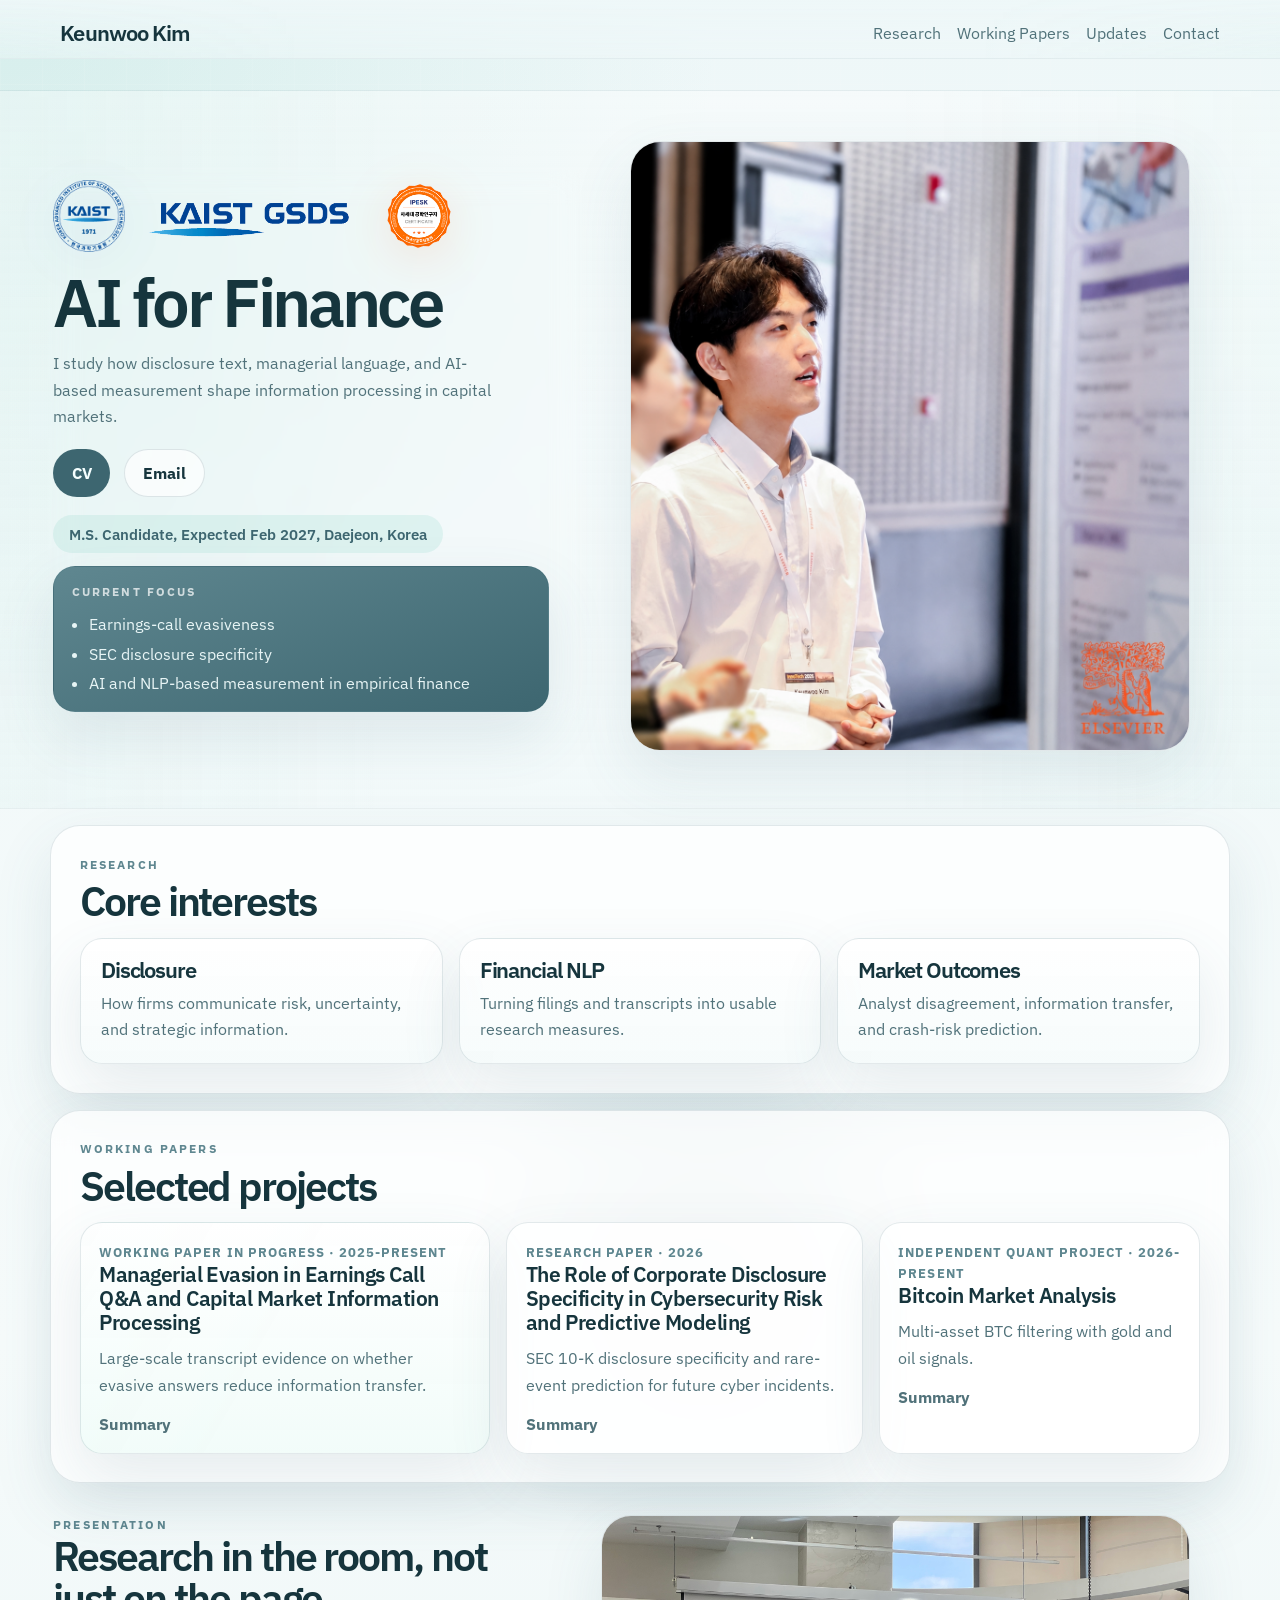
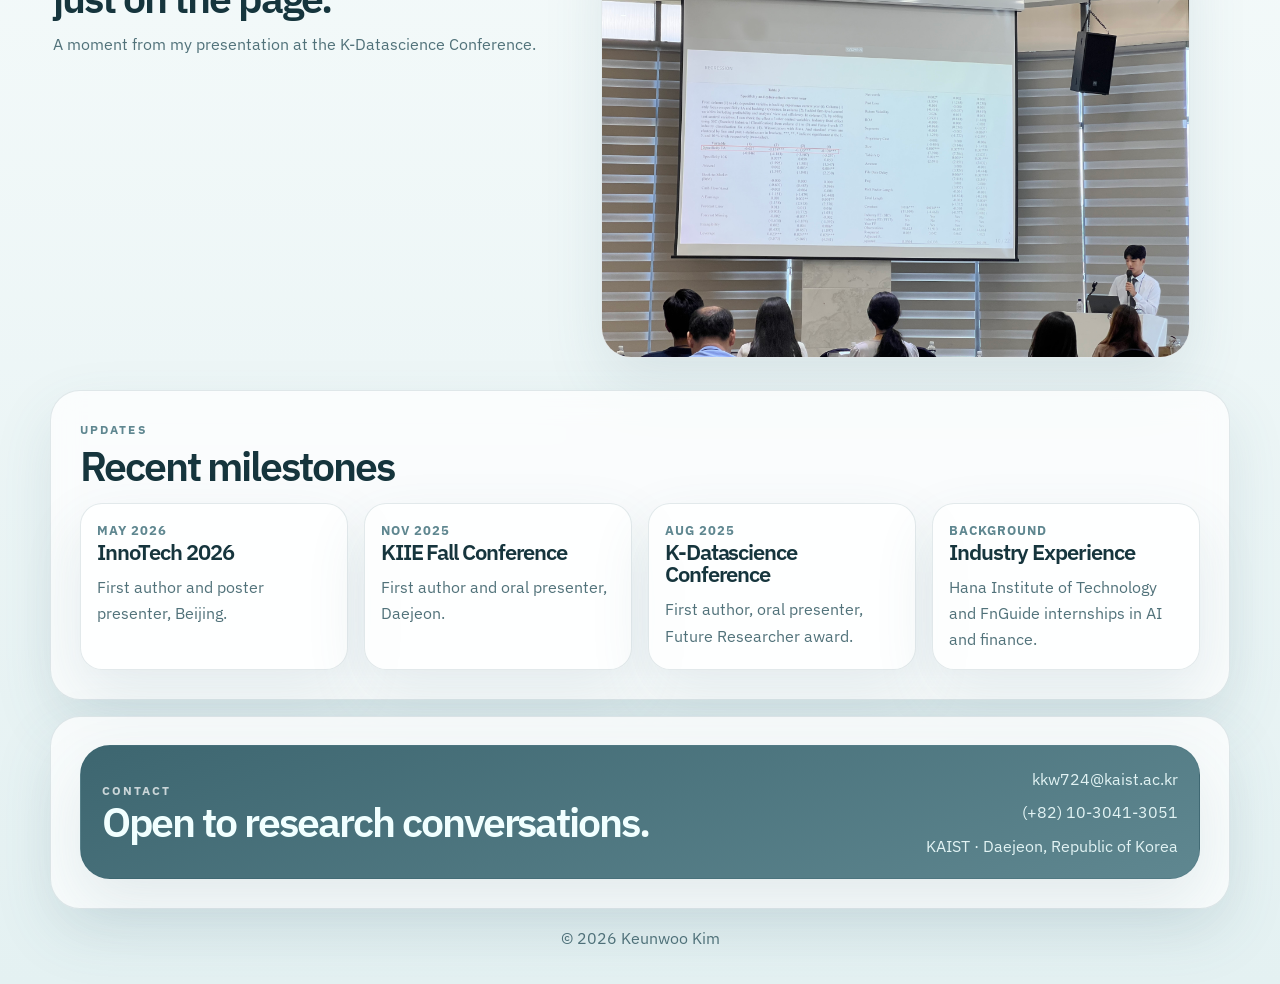
<file: index.html>
<!DOCTYPE html>
<html lang="en">
  <head>
    <meta charset="UTF-8" />
    <meta name="viewport" content="width=device-width, initial-scale=1.0" />
    <title>Keunwoo Kim | Academic Homepage</title>
    <meta
      name="description"
      content="Academic homepage for Keunwoo Kim, featuring research interests, working papers, presentations, and CV."
    />
    <link rel="preconnect" href="https://fonts.googleapis.com" />
    <link rel="preconnect" href="https://fonts.gstatic.com" crossorigin />
    <link
      href="https://fonts.googleapis.com/css2?family=IBM+Plex+Sans:wght@400;500;600;700&display=swap"
      rel="stylesheet"
    />
    <script async src="https://www.googletagmanager.com/gtag/js?id=G-QJJ8ME7FNX"></script>
    <script>
      window.dataLayer = window.dataLayer || [];
      function gtag() {
        dataLayer.push(arguments);
      }
      gtag("js", new Date());
      gtag("config", "G-QJJ8ME7FNX");
    </script>
    <link rel="stylesheet" href="styles.css" />
  </head>
  <body>
    <div class="site-bg"></div>
    <div class="page-shell">
      <header class="site-header">
        <a class="brand" href="#top">Keunwoo Kim</a>
        <nav class="site-nav" aria-label="Primary">
          <a href="#research">Research</a>
          <a href="#papers">Working Papers</a>
          <a href="#updates">Updates</a>
          <a href="#contact">Contact</a>
        </nav>
      </header>
    </div>

    <main id="top">
      <section class="hero-band">
        <div class="page-shell">
          <section class="hero">
            <div class="hero-copy">
            <div class="hero-lockup" aria-label="KAIST affiliation">
              <img
                class="kaist-emblem"
                src="assets/kaist-emblem.gif"
                alt="KAIST emblem."
              />
              <img
                class="gsds-logo"
                src="assets/gsds-logo.png"
                alt="KAIST GSDS logo."
              />
              <img
                class="ipesk-badge-logo"
                src="assets/IPESK_image.png"
                alt="IPESK Next-generation Engineering Researcher certificate badge."
              />
            </div>
            <h1>AI for Finance</h1>
            <p class="hero-summary">
              I study how disclosure text, managerial language, and AI-based
              measurement shape information processing in capital markets.
            </p>
            <div class="hero-actions">
              <a class="button button-primary" href="assets/keunwoo-kim-cv.pdf">CV</a>
              <a class="button button-secondary" href="mailto:kkw724@kaist.ac.kr">Email</a>
            </div>
            <ul class="hero-pills" aria-label="Profile summary">
              <li>M.S. Candidate, Expected Feb 2027, Daejeon, Korea</li>
            </ul>
            <aside class="focus-card">
              <p class="eyebrow eyebrow-soft">Current Focus</p>
              <ul class="focus-list">
                <li>Earnings-call evasiveness</li>
                <li>SEC disclosure specificity</li>
                <li>AI and NLP-based measurement in empirical finance</li>
              </ul>
            </aside>
          </div>

          <div class="hero-media">
            <figure class="portrait-card">
              <img
                src="assets/profile-conference.jpg"
                alt="Keunwoo Kim at a conference poster session."
              />
            </figure>
          </div>
          </section>
        </div>
      </section>

      <div class="page-shell">
        <section id="research" class="section-block">
          <div class="section-heading">
            <p class="eyebrow">Research</p>
            <h2>Core interests</h2>
          </div>
          <div class="topic-grid">
            <article class="topic-card">
              <h3>Disclosure</h3>
              <p>How firms communicate risk, uncertainty, and strategic information.</p>
            </article>
            <article class="topic-card">
              <h3>Financial NLP</h3>
              <p>Turning filings and transcripts into usable research measures.</p>
            </article>
            <article class="topic-card">
              <h3>Market Outcomes</h3>
              <p>Analyst disagreement, information transfer, and crash-risk prediction.</p>
            </article>
          </div>
        </section>

        <section id="papers" class="section-block paper-section">
          <div class="section-heading">
            <p class="eyebrow">Working Papers</p>
            <h2>Selected projects</h2>
          </div>
          <div class="paper-grid">
            <article class="paper-card paper-card-featured">
              <p class="paper-kicker">Working Paper in Progress · 2025-Present</p>
              <h3>Managerial Evasion in Earnings Call Q&amp;A and Capital Market Information Processing</h3>
              <p>Large-scale transcript evidence on whether evasive answers reduce information transfer.</p>
              <a class="text-link" href="papers/managerial-evasion.html">Summary</a>
            </article>

            <article class="paper-card">
              <p class="paper-kicker">Research Paper · 2026</p>
              <h3>The Role of Corporate Disclosure Specificity in Cybersecurity Risk and Predictive Modeling</h3>
              <p>SEC 10-K disclosure specificity and rare-event prediction for future cyber incidents.</p>
              <a class="text-link" href="papers/cybersecurity-disclosure.html">Summary</a>
            </article>

            <article class="paper-card">
              <p class="paper-kicker">Independent Quant Project · 2026-Present</p>
              <h3>Bitcoin Market Analysis</h3>
              <p>Multi-asset BTC filtering with gold and oil signals.</p>
              <a class="text-link" href="papers/bitcoin-market-analysis.html">Summary</a>
            </article>
          </div>
        </section>

        <section class="visual-band">
          <div class="visual-copy">
            <p class="eyebrow">Presentation</p>
            <h2>Research in the room, not just on the page.</h2>
            <p>
              A moment from my presentation at the K-Datascience Conference.
            </p>
          </div>
          <figure class="session-card">
            <img
              src="assets/poster-session.jpg"
              alt="Keunwoo Kim presenting at the K-Datascience Conference."
              loading="lazy"
            />
          </figure>
        </section>

        <section id="updates" class="section-block updates-section">
          <div class="section-heading">
            <p class="eyebrow">Updates</p>
            <h2>Recent milestones</h2>
          </div>
          <div class="updates-grid">
            <article class="update-card">
              <p class="update-date">May 2026</p>
              <h3>InnoTech 2026</h3>
              <p>First author and poster presenter, Beijing.</p>
            </article>
            <article class="update-card">
              <p class="update-date">Nov 2025</p>
              <h3>KIIE Fall Conference</h3>
              <p>First author and oral presenter, Daejeon.</p>
            </article>
            <article class="update-card">
              <p class="update-date">Aug 2025</p>
              <h3>K-Datascience Conference</h3>
              <p>First author, oral presenter, Future Researcher award.</p>
            </article>
            <article class="update-card compact-card">
              <p class="update-date">Background</p>
              <h3>Industry Experience</h3>
              <p>Hana Institute of Technology and FnGuide internships in AI and finance.</p>
            </article>
          </div>
        </section>

        <section id="contact" class="section-block contact-section">
          <div class="contact-card">
            <div>
              <p class="eyebrow eyebrow-soft">Contact</p>
              <h2>Open to research conversations.</h2>
            </div>
            <div class="contact-meta">
              <p><a href="mailto:kkw724@kaist.ac.kr">kkw724@kaist.ac.kr</a></p>
              <p><a href="tel:+821030413051">(+82) 10-3041-3051</a></p>
              <p>KAIST · Daejeon, Republic of Korea</p>
            </div>
          </div>
        </section>
      </div>
    </main>

    <footer class="site-footer">
      <p>© <span id="year"></span> Keunwoo Kim</p>
    </footer>

    <script src="site.js"></script>
  </body>
</html>
</file>
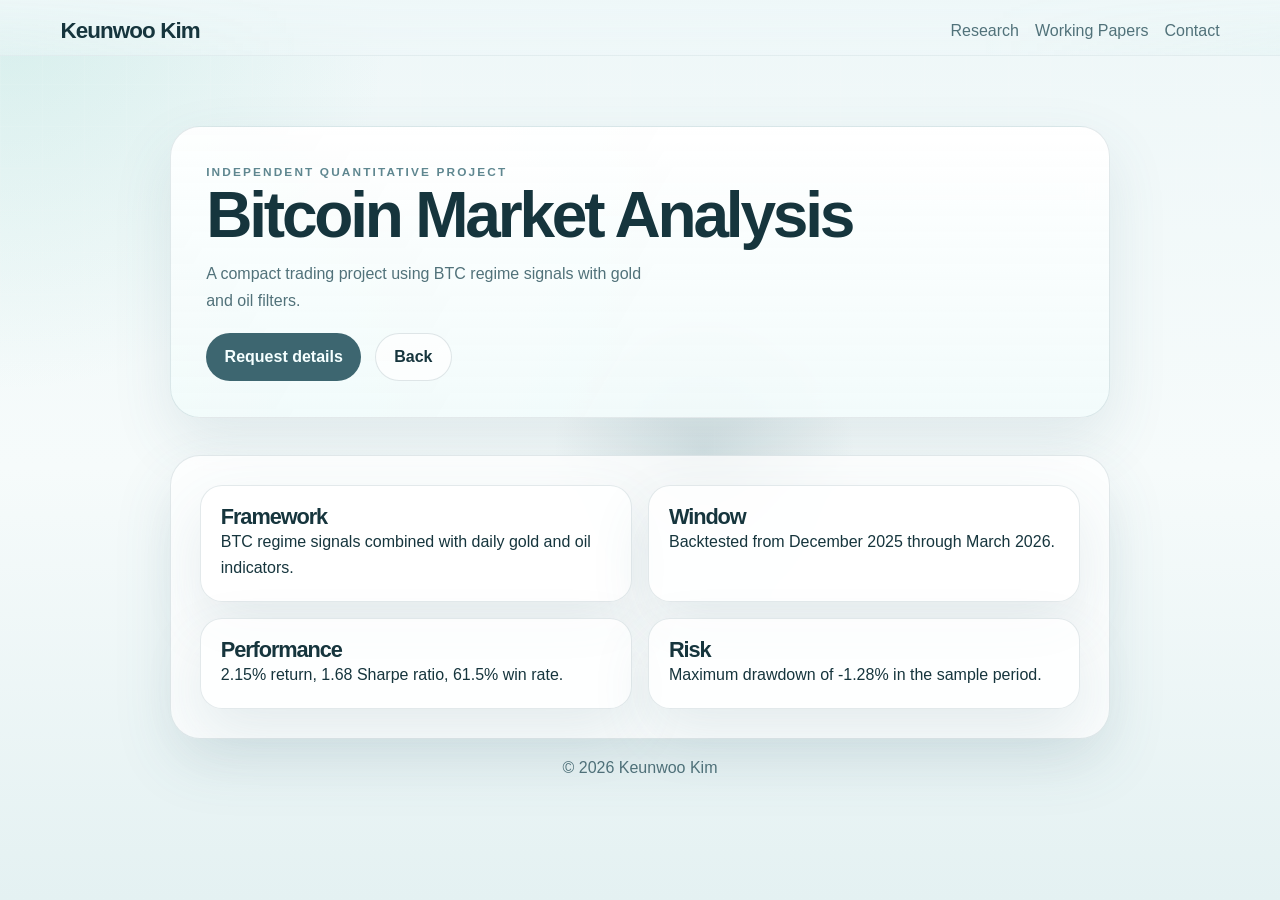
<file: papers/bitcoin-market-analysis.html>
<!DOCTYPE html>
<html lang="en">
  <head>
    <meta charset="UTF-8" />
    <meta name="viewport" content="width=device-width, initial-scale=1.0" />
    <title>Bitcoin Market Analysis | Keunwoo Kim</title>
    <link rel="preconnect" href="https://fonts.googleapis.com" />
    <link rel="preconnect" href="https://fonts.gstatic.com" crossorigin />
    <link
      href="https://fonts.googleapis.com/css2?family=Fraunces:opsz,wght@9..144,600;9..144,700&family=Manrope:wght@400;500;600;700&display=swap"
      rel="stylesheet"
    />
    <script async src="https://www.googletagmanager.com/gtag/js?id=G-QJJ8ME7FNX"></script>
    <script>
      window.dataLayer = window.dataLayer || [];
      function gtag() {
        dataLayer.push(arguments);
      }
      gtag("js", new Date());
      gtag("config", "G-QJJ8ME7FNX");
    </script>
    <link rel="stylesheet" href="../styles.css" />
  </head>
  <body class="paper-page">
    <div class="site-bg"></div>
    <div class="page-shell">
      <header class="site-header">
        <a class="brand" href="../index.html">Keunwoo Kim</a>
        <nav class="site-nav" aria-label="Primary">
          <a href="../index.html#research">Research</a>
          <a href="../index.html#papers">Working Papers</a>
          <a href="../index.html#contact">Contact</a>
        </nav>
      </header>

      <main>
        <section class="hero">
          <div class="hero-copy">
            <p class="eyebrow">Independent Quantitative Project</p>
            <h1>Bitcoin Market Analysis</h1>
            <p class="hero-summary">
              A compact trading project using BTC regime signals with gold and oil filters.
            </p>
            <div class="hero-actions">
              <a class="button button-primary" href="mailto:kkw724@kaist.ac.kr">Request details</a>
              <a class="button button-secondary" href="../index.html#papers">Back</a>
            </div>
          </div>
        </section>

        <section class="section-block">
          <div class="detail-grid">
            <article class="detail-card">
              <h3>Framework</h3>
              <p>BTC regime signals combined with daily gold and oil indicators.</p>
            </article>
            <article class="detail-card">
              <h3>Window</h3>
              <p>Backtested from December 2025 through March 2026.</p>
            </article>
            <article class="detail-card">
              <h3>Performance</h3>
              <p>2.15% return, 1.68 Sharpe ratio, 61.5% win rate.</p>
            </article>
            <article class="detail-card">
              <h3>Risk</h3>
              <p>Maximum drawdown of -1.28% in the sample period.</p>
            </article>
          </div>
        </section>
      </main>
    </div>

    <footer class="site-footer">
      <p>© <span id="year"></span> Keunwoo Kim</p>
    </footer>

    <script src="../site.js"></script>
  </body>
</html>
</file>
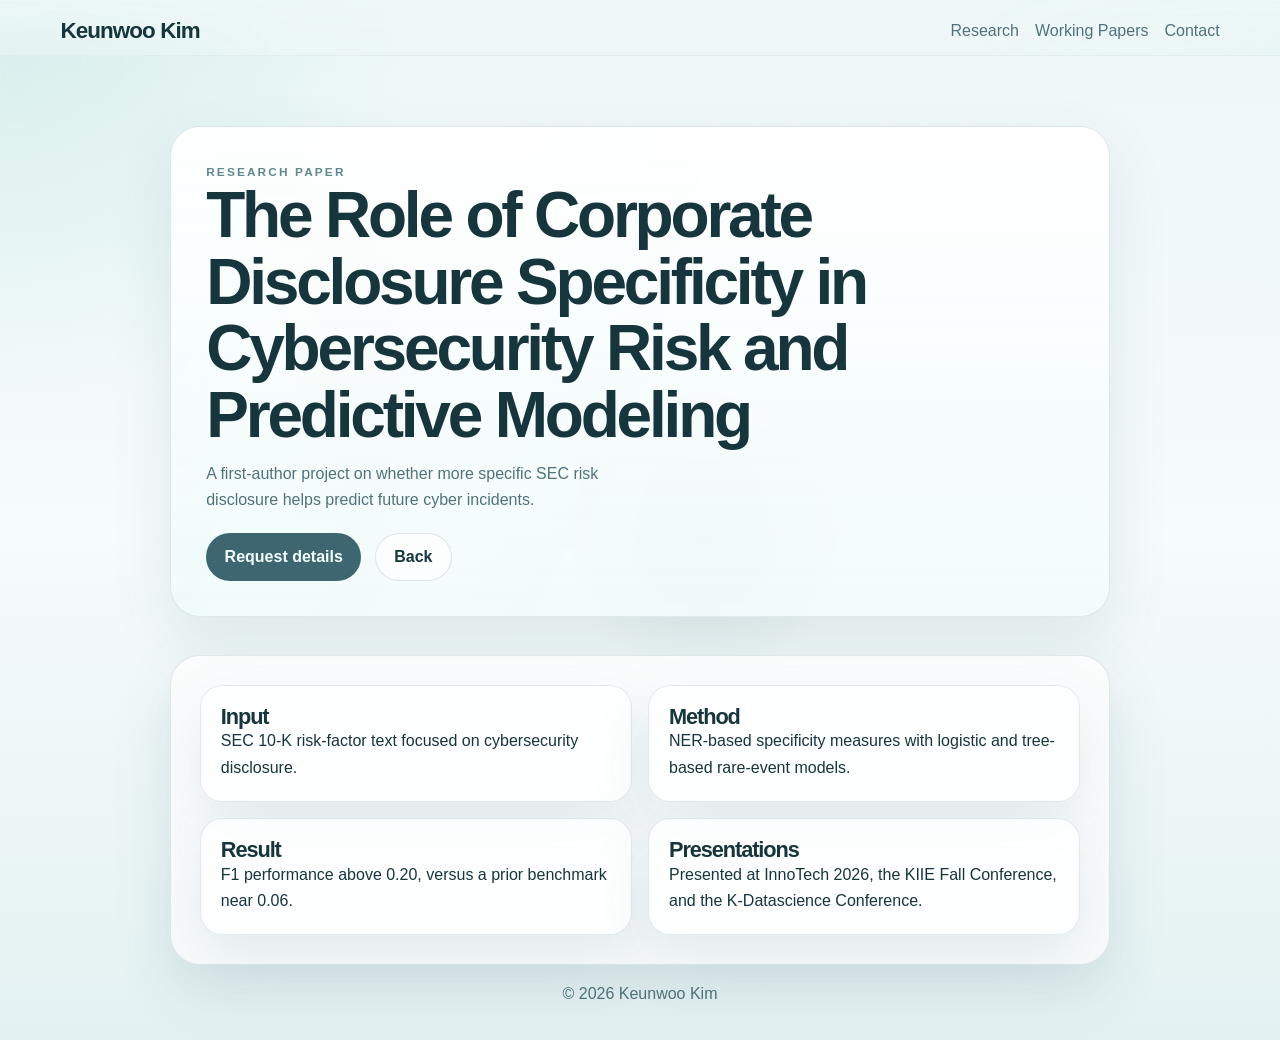
<file: papers/cybersecurity-disclosure.html>
<!DOCTYPE html>
<html lang="en">
  <head>
    <meta charset="UTF-8" />
    <meta name="viewport" content="width=device-width, initial-scale=1.0" />
    <title>Cybersecurity Disclosure | Keunwoo Kim</title>
    <link rel="preconnect" href="https://fonts.googleapis.com" />
    <link rel="preconnect" href="https://fonts.gstatic.com" crossorigin />
    <link
      href="https://fonts.googleapis.com/css2?family=Fraunces:opsz,wght@9..144,600;9..144,700&family=Manrope:wght@400;500;600;700&display=swap"
      rel="stylesheet"
    />
    <script async src="https://www.googletagmanager.com/gtag/js?id=G-QJJ8ME7FNX"></script>
    <script>
      window.dataLayer = window.dataLayer || [];
      function gtag() {
        dataLayer.push(arguments);
      }
      gtag("js", new Date());
      gtag("config", "G-QJJ8ME7FNX");
    </script>
    <link rel="stylesheet" href="../styles.css" />
  </head>
  <body class="paper-page">
    <div class="site-bg"></div>
    <div class="page-shell">
      <header class="site-header">
        <a class="brand" href="../index.html">Keunwoo Kim</a>
        <nav class="site-nav" aria-label="Primary">
          <a href="../index.html#research">Research</a>
          <a href="../index.html#papers">Working Papers</a>
          <a href="../index.html#contact">Contact</a>
        </nav>
      </header>

      <main>
        <section class="hero">
          <div class="hero-copy">
            <p class="eyebrow">Research Paper</p>
            <h1>The Role of Corporate Disclosure Specificity in Cybersecurity Risk and Predictive Modeling</h1>
            <p class="hero-summary">
              A first-author project on whether more specific SEC risk disclosure helps
              predict future cyber incidents.
            </p>
            <div class="hero-actions">
              <a class="button button-primary" href="mailto:kkw724@kaist.ac.kr">Request details</a>
              <a class="button button-secondary" href="../index.html#papers">Back</a>
            </div>
          </div>
        </section>

        <section class="section-block">
          <div class="detail-grid">
            <article class="detail-card">
              <h3>Input</h3>
              <p>SEC 10-K risk-factor text focused on cybersecurity disclosure.</p>
            </article>
            <article class="detail-card">
              <h3>Method</h3>
              <p>NER-based specificity measures with logistic and tree-based rare-event models.</p>
            </article>
            <article class="detail-card">
              <h3>Result</h3>
              <p>F1 performance above 0.20, versus a prior benchmark near 0.06.</p>
            </article>
            <article class="detail-card">
              <h3>Presentations</h3>
              <p>Presented at InnoTech 2026, the KIIE Fall Conference, and the K-Datascience Conference.</p>
            </article>
          </div>
        </section>
      </main>
    </div>

    <footer class="site-footer">
      <p>© <span id="year"></span> Keunwoo Kim</p>
    </footer>

    <script src="../site.js"></script>
  </body>
</html>
</file>
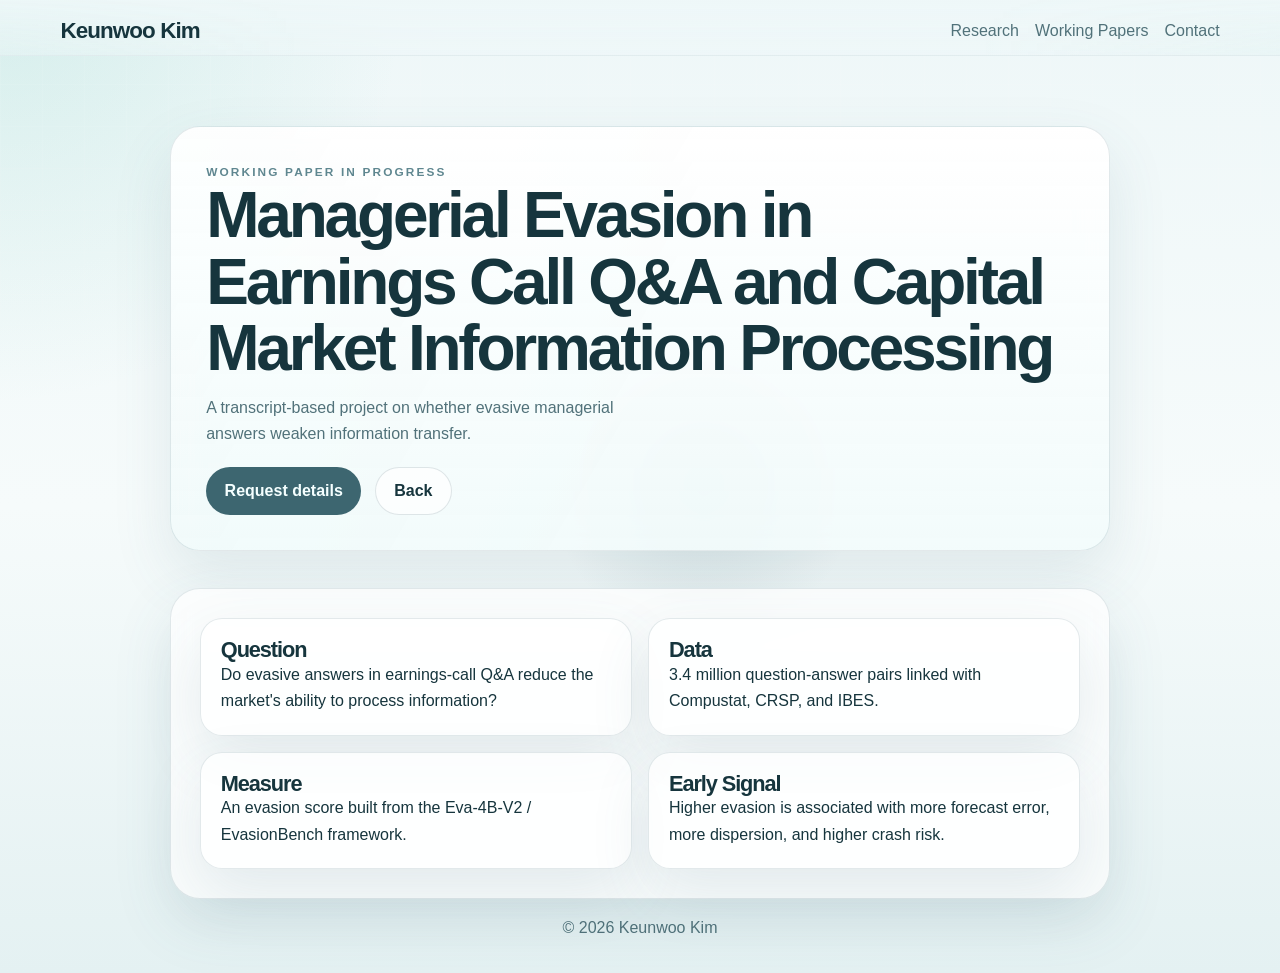
<file: papers/managerial-evasion.html>
<!DOCTYPE html>
<html lang="en">
  <head>
    <meta charset="UTF-8" />
    <meta name="viewport" content="width=device-width, initial-scale=1.0" />
    <title>Managerial Evasion | Keunwoo Kim</title>
    <link rel="preconnect" href="https://fonts.googleapis.com" />
    <link rel="preconnect" href="https://fonts.gstatic.com" crossorigin />
    <link
      href="https://fonts.googleapis.com/css2?family=Fraunces:opsz,wght@9..144,600;9..144,700&family=Manrope:wght@400;500;600;700&display=swap"
      rel="stylesheet"
    />
    <script async src="https://www.googletagmanager.com/gtag/js?id=G-QJJ8ME7FNX"></script>
    <script>
      window.dataLayer = window.dataLayer || [];
      function gtag() {
        dataLayer.push(arguments);
      }
      gtag("js", new Date());
      gtag("config", "G-QJJ8ME7FNX");
    </script>
    <link rel="stylesheet" href="../styles.css" />
  </head>
  <body class="paper-page">
    <div class="site-bg"></div>
    <div class="page-shell">
      <header class="site-header">
        <a class="brand" href="../index.html">Keunwoo Kim</a>
        <nav class="site-nav" aria-label="Primary">
          <a href="../index.html#research">Research</a>
          <a href="../index.html#papers">Working Papers</a>
          <a href="../index.html#contact">Contact</a>
        </nav>
      </header>

      <main>
        <section class="hero">
          <div class="hero-copy">
            <p class="eyebrow">Working Paper in Progress</p>
            <h1>Managerial Evasion in Earnings Call Q&amp;A and Capital Market Information Processing</h1>
            <p class="hero-summary">
              A transcript-based project on whether evasive managerial answers weaken
              information transfer.
            </p>
            <div class="hero-actions">
              <a class="button button-primary" href="mailto:kkw724@kaist.ac.kr">Request details</a>
              <a class="button button-secondary" href="../index.html#papers">Back</a>
            </div>
          </div>
        </section>

        <section class="section-block">
          <div class="detail-grid">
            <article class="detail-card">
              <h3>Question</h3>
              <p>Do evasive answers in earnings-call Q&amp;A reduce the market's ability to process information?</p>
            </article>
            <article class="detail-card">
              <h3>Data</h3>
              <p>3.4 million question-answer pairs linked with Compustat, CRSP, and IBES.</p>
            </article>
            <article class="detail-card">
              <h3>Measure</h3>
              <p>An evasion score built from the Eva-4B-V2 / EvasionBench framework.</p>
            </article>
            <article class="detail-card">
              <h3>Early Signal</h3>
              <p>Higher evasion is associated with more forecast error, more dispersion, and higher crash risk.</p>
            </article>
          </div>
        </section>
      </main>
    </div>

    <footer class="site-footer">
      <p>© <span id="year"></span> Keunwoo Kim</p>
    </footer>

    <script src="../site.js"></script>
  </body>
</html>
</file>
<file: styles.css>
:root {
  --bg-60: #eef7f8;
  --bg-60-strong: #e4f1f2;
  --main-30: #5f8790;
  --main-30-deep: #3d6670;
  --accent-10: #8ed4c8;
  --accent-10-deep: #66bbae;
  --surface: rgba(255, 255, 255, 0.72);
  --surface-strong: rgba(255, 255, 255, 0.88);
  --ink: #16353d;
  --muted: #51727a;
  --line: rgba(61, 102, 112, 0.14);
  --shadow: 0 24px 60px rgba(64, 111, 121, 0.12);
  --radius: 30px;
  --radius-small: 22px;
  --max-width: 1180px;
  --font-body: "IBM Plex Sans", sans-serif;
  --font-heading: "IBM Plex Sans", sans-serif;
}

* {
  box-sizing: border-box;
}

html {
  scroll-behavior: smooth;
}

body {
  min-height: 100vh;
  margin: 0;
  color: var(--ink);
  font-family: var(--font-body);
  background:
    radial-gradient(circle at top left, rgba(142, 212, 200, 0.25), transparent 25%),
    radial-gradient(circle at 55% 50%, rgba(95, 135, 144, 0.2), transparent 18%),
    linear-gradient(180deg, var(--bg-60) 0%, #f6fbfb 52%, var(--bg-60-strong) 100%);
}

.site-bg {
  position: fixed;
  inset: 0;
  pointer-events: none;
  background:
    linear-gradient(rgba(255, 255, 255, 0.24) 1px, transparent 1px),
    linear-gradient(90deg, rgba(255, 255, 255, 0.24) 1px, transparent 1px);
  background-size: 42px 42px;
  -webkit-mask-image: linear-gradient(180deg, rgba(0, 0, 0, 0.38), transparent 92%);
  mask-image: linear-gradient(180deg, rgba(0, 0, 0, 0.38), transparent 92%);
  z-index: -1;
}

a {
  color: inherit;
  text-decoration: none;
}

a:focus-visible,
button:focus-visible {
  outline: 3px solid rgba(102, 187, 174, 0.55);
  outline-offset: 4px;
}

img {
  display: block;
  max-width: 100%;
}

p {
  margin: 0;
  line-height: 1.65;
}

h1,
h2,
h3 {
  margin: 0;
  font-family: var(--font-heading);
  font-weight: 600;
  letter-spacing: -0.05em;
  line-height: 1.04;
}

h1 {
  font-size: clamp(2.5rem, 5.2vw, 4.4rem);
}

h2 {
  font-size: clamp(1.8rem, 3.2vw, 2.8rem);
}

h3 {
  font-size: clamp(1.1rem, 1.7vw, 1.45rem);
}

.page-shell {
  width: min(calc(100% - 2rem), var(--max-width));
  margin: 0 auto;
}

.hero-band {
  margin-top: 0.7rem;
  padding: 1rem 0 1.2rem;
  background:
    linear-gradient(180deg, rgba(255, 255, 255, 0.42), rgba(241, 249, 250, 0.18)),
    linear-gradient(90deg, rgba(142, 212, 200, 0.08), transparent 30%, transparent 70%, rgba(142, 212, 200, 0.08));
  border-top: 1px solid rgba(61, 102, 112, 0.08);
  border-bottom: 1px solid rgba(61, 102, 112, 0.08);
}

.site-header {
  position: fixed;
  top: 0;
  left: 50%;
  transform: translateX(-50%);
  width: min(calc(100% - 2rem), var(--max-width));
  z-index: 20;
  display: flex;
  align-items: center;
  justify-content: space-between;
  gap: 1rem;
  padding: 1.15rem 0.65rem 0.7rem;
  background: transparent;
  -webkit-backdrop-filter: blur(14px);
  backdrop-filter: blur(14px);
  isolation: isolate;
}

.site-header::before {
  content: "";
  position: absolute;
  top: 0;
  bottom: 0;
  left: 50%;
  width: 100vw;
  transform: translateX(-50%);
  background:
    linear-gradient(180deg, rgba(238, 247, 248, 0.94), rgba(238, 247, 248, 0.62)),
    linear-gradient(90deg, rgba(142, 212, 200, 0.14), transparent 24%, transparent 76%, rgba(142, 212, 200, 0.14));
  border-bottom: 1px solid rgba(61, 102, 112, 0.08);
  z-index: -1;
}

main {
  padding-top: 4.9rem;
}

.brand {
  font-family: var(--font-heading);
  font-size: 1.4rem;
  font-weight: 600;
  letter-spacing: -0.04em;
}

.preview-chip {
  display: inline-flex;
  margin-bottom: 1.2rem;
  padding: 0.45rem 0.8rem;
  border-radius: 999px;
  background: rgba(142, 212, 200, 0.16);
  color: var(--main-30-deep);
  font-size: 0.85rem;
  font-weight: 700;
}

.site-nav {
  display: flex;
  flex-wrap: wrap;
  gap: 1rem;
}

.site-nav a,
.text-link {
  color: var(--muted);
  transition: color 180ms ease;
}

.site-nav a:hover,
.text-link:hover {
  color: var(--main-30-deep);
}

.contact-meta a:hover {
  color: #ffffff;
}

.hero {
  display: grid;
  grid-template-columns: minmax(0, 0.92fr) minmax(380px, 1.08fr);
  gap: 1.5rem;
  padding: 1.15rem 0 1.35rem;
  align-items: center;
  margin: 0;
}

.hero-copy,
.section-block,
.portrait-card,
.focus-card,
.paper-card,
.update-card,
.contact-card,
.session-card,
.topic-card {
  border: 1px solid var(--line);
  box-shadow: var(--shadow);
}

.hero-copy,
.section-block,
.contact-card {
  background: var(--surface);
  -webkit-backdrop-filter: blur(14px);
  backdrop-filter: blur(14px);
}

.hero-copy {
  border: 0;
  box-shadow: none;
  background: transparent;
  padding: clamp(0.2rem, 0.8vw, 0.65rem) 0.2rem;
  max-width: 34rem;
}

.hero-lockup {
  display: flex;
  align-items: center;
  flex-wrap: wrap;
  gap: 1rem;
  margin-bottom: 1rem;
}

.gsds-logo {
  width: clamp(9.76rem, 19.2vw, 14.4rem);
  height: auto;
  object-fit: contain;
}

.kaist-emblem {
  width: clamp(3.36rem, 5.6vw, 4.56rem);
  aspect-ratio: 1;
  object-fit: contain;
  filter: drop-shadow(0 10px 24px rgba(15, 79, 168, 0.12));
}

.ipesk-badge-logo {
  width: clamp(3.2rem, 5vw, 4.25rem);
  aspect-ratio: 1;
  object-fit: contain;
  filter: drop-shadow(0 10px 24px rgba(255, 94, 20, 0.13));
}

.eyebrow {
  font-size: 0.74rem;
  font-weight: 700;
  letter-spacing: 0.18em;
  text-transform: uppercase;
  color: var(--main-30);
}

.eyebrow-soft {
  color: rgba(255, 255, 255, 0.72);
}

.hero-summary {
  max-width: 28rem;
  margin-top: 0.8rem;
  font-size: 1rem;
  color: var(--muted);
}

.hero-actions {
  display: flex;
  flex-wrap: wrap;
  gap: 0.85rem;
  margin-top: 1.2rem;
}

.button {
  display: inline-flex;
  align-items: center;
  justify-content: center;
  min-height: 3rem;
  padding: 0.75rem 1.15rem;
  border-radius: 999px;
  font-weight: 700;
  cursor: pointer;
  transition:
    transform 180ms ease,
    background 180ms ease,
    border-color 180ms ease;
}

.button:hover {
  transform: translateY(-1px);
}

.button-primary {
  background: var(--main-30-deep);
  color: #f5ffff;
}

.button-primary:hover {
  background: #335861;
}

.button-secondary {
  background: rgba(255, 255, 255, 0.7);
  border: 1px solid rgba(61, 102, 112, 0.16);
}

.button-secondary:hover {
  border-color: rgba(102, 187, 174, 0.6);
}

.hero-pills {
  display: flex;
  flex-wrap: wrap;
  gap: 0.65rem;
  margin: 1.15rem 0 0;
  padding: 0;
  list-style: none;
}

.hero-pills li {
  padding: 0.58rem 1rem;
  border-radius: 999px;
  background: rgba(142, 212, 200, 0.2);
  color: var(--main-30-deep);
  font-size: 0.95rem;
  font-weight: 600;
}

.hero-media {
  display: grid;
  justify-items: end;
}

.portrait-card {
  overflow: hidden;
  border-radius: var(--radius);
  background: var(--surface-strong);
  width: min(100%, 560px);
  justify-self: end;
}

.portrait-card img {
  width: 100%;
  aspect-ratio: 5 / 5.45;
  object-fit: cover;
  object-position: 50% 40%;
}

.focus-card {
  margin-top: 0.8rem;
  max-width: 31rem;
  border-radius: var(--radius-small);
  padding: 0.95rem 1.1rem;
  background: linear-gradient(160deg, var(--main-30) 0%, var(--main-30-deep) 100%);
  color: #f4ffff;
}

.focus-list {
  margin: 0.7rem 0 0;
  padding-left: 1.05rem;
  display: grid;
  gap: 0.4rem;
  color: rgba(244, 255, 255, 0.92);
}

.focus-list li {
  line-height: 1.45;
}

.section-block {
  margin: 1rem 0;
  padding: clamp(1.15rem, 2.5vw, 1.8rem);
  border-radius: var(--radius);
}

.section-heading {
  display: grid;
  gap: 0.35rem;
  margin-bottom: 0.95rem;
}

.topic-grid,
.paper-grid,
.updates-grid {
  display: grid;
  gap: 1rem;
}

.topic-grid {
  grid-template-columns: repeat(3, minmax(0, 1fr));
}

.topic-card {
  padding: 1.25rem;
  border-radius: var(--radius-small);
  background: linear-gradient(180deg, rgba(255, 255, 255, 0.86), rgba(245, 251, 251, 0.88));
}

.topic-card p {
  margin-top: 0.55rem;
  color: var(--muted);
}

.paper-grid {
  grid-template-columns: 1.15fr 1fr 0.9fr;
  align-items: stretch;
}

.paper-card {
  border-radius: var(--radius-small);
  padding: 1.15rem;
  background: rgba(255, 255, 255, 0.8);
}

.paper-card h3 {
  font-size: clamp(1.08rem, 1.62vw, 1.34rem);
  line-height: 1.16;
  letter-spacing: -0.025em;
}

.paper-card-featured {
  background:
    linear-gradient(180deg, rgba(255, 255, 255, 0.94), rgba(241, 252, 249, 0.92)),
    linear-gradient(120deg, rgba(142, 212, 200, 0.18), transparent 55%);
}

.paper-kicker,
.update-date {
  font-size: 0.8rem;
  font-weight: 700;
  letter-spacing: 0.08em;
  text-transform: uppercase;
  color: var(--main-30);
}

.paper-card p:last-of-type,
.update-card p:last-of-type {
  margin-top: 0.65rem;
  color: var(--muted);
}

.text-link {
  display: inline-block;
  margin-top: 1rem;
  font-weight: 700;
}

.visual-band {
  display: grid;
  grid-template-columns: 0.85fr 1.15fr;
  gap: 1rem;
  margin: 1rem 0;
}

.visual-copy {
  padding: 1rem 0.2rem 0.6rem;
}

.visual-copy p:last-child {
  margin-top: 0.7rem;
  color: var(--muted);
}

.session-card {
  overflow: hidden;
  border-radius: var(--radius);
  background: var(--surface-strong);
}

.session-card img {
  width: 100%;
  height: 100%;
  min-height: 320px;
  object-fit: cover;
  object-position: 72% 56%;
}

.updates-grid {
  grid-template-columns: repeat(4, minmax(0, 1fr));
}

.update-card {
  border-radius: var(--radius-small);
  padding: 1rem;
  background: rgba(255, 255, 255, 0.74);
}

.contact-card {
  display: flex;
  align-items: center;
  justify-content: space-between;
  gap: 1.2rem;
  padding: 1.2rem 1.3rem;
  border-radius: var(--radius);
  background: linear-gradient(160deg, var(--main-30-deep) 0%, var(--main-30) 100%);
  color: #f1ffff;
}

.contact-meta {
  display: grid;
  gap: 0.45rem;
  text-align: right;
}

.contact-meta a,
.contact-meta p {
  color: rgba(241, 255, 255, 0.9);
}

.site-footer {
  padding: 0 1rem 2rem;
  text-align: center;
  color: var(--muted);
}

.paper-page .page-shell {
  width: min(calc(100% - 2rem), 940px);
}

.paper-page .hero {
  grid-template-columns: 1fr;
  padding-top: 3rem;
}

.paper-page .hero-copy {
  width: 100%;
  max-width: none;
  padding: clamp(1.3rem, 3vw, 2.2rem);
  border: 1px solid var(--line);
  border-radius: var(--radius);
  box-shadow: var(--shadow);
  background:
    linear-gradient(180deg, rgba(255, 255, 255, 0.95), rgba(242, 251, 251, 0.88)),
    linear-gradient(120deg, rgba(142, 212, 200, 0.14), transparent 60%);
  -webkit-backdrop-filter: blur(14px);
  backdrop-filter: blur(14px);
}

.paper-page h1 {
  font-size: clamp(2.4rem, 5vw, 4.5rem);
}

.detail-grid {
  display: grid;
  grid-template-columns: repeat(2, minmax(0, 1fr));
  gap: 1rem;
}

.detail-card {
  padding: 1.25rem;
  border: 1px solid var(--line);
  border-radius: var(--radius-small);
  background: rgba(255, 255, 255, 0.78);
  box-shadow: var(--shadow);
}

.detail-card p + p {
  margin-top: 0.7rem;
}

@media (max-width: 960px) {
  .hero,
  .topic-grid,
  .paper-grid,
  .visual-band,
  .updates-grid,
  .detail-grid {
    grid-template-columns: 1fr;
  }

  .portrait-card {
    justify-self: start;
    width: 100%;
    max-width: 560px;
  }

  .hero-media {
    justify-items: start;
  }

  .contact-card {
    flex-direction: column;
    align-items: flex-start;
  }

  .contact-meta {
    text-align: left;
  }

}

@media (max-width: 720px) {
  .page-shell {
    width: min(calc(100% - 1rem), var(--max-width));
  }

  .site-header {
    flex-direction: column;
    align-items: flex-start;
  }

  .hero {
    padding: 0.7rem 0;
  }

  .hero-copy,
  .section-block,
  .contact-card {
    padding: 1.25rem;
  }

  .hero-lockup {
    gap: 0.8rem;
  }
}
</file>
